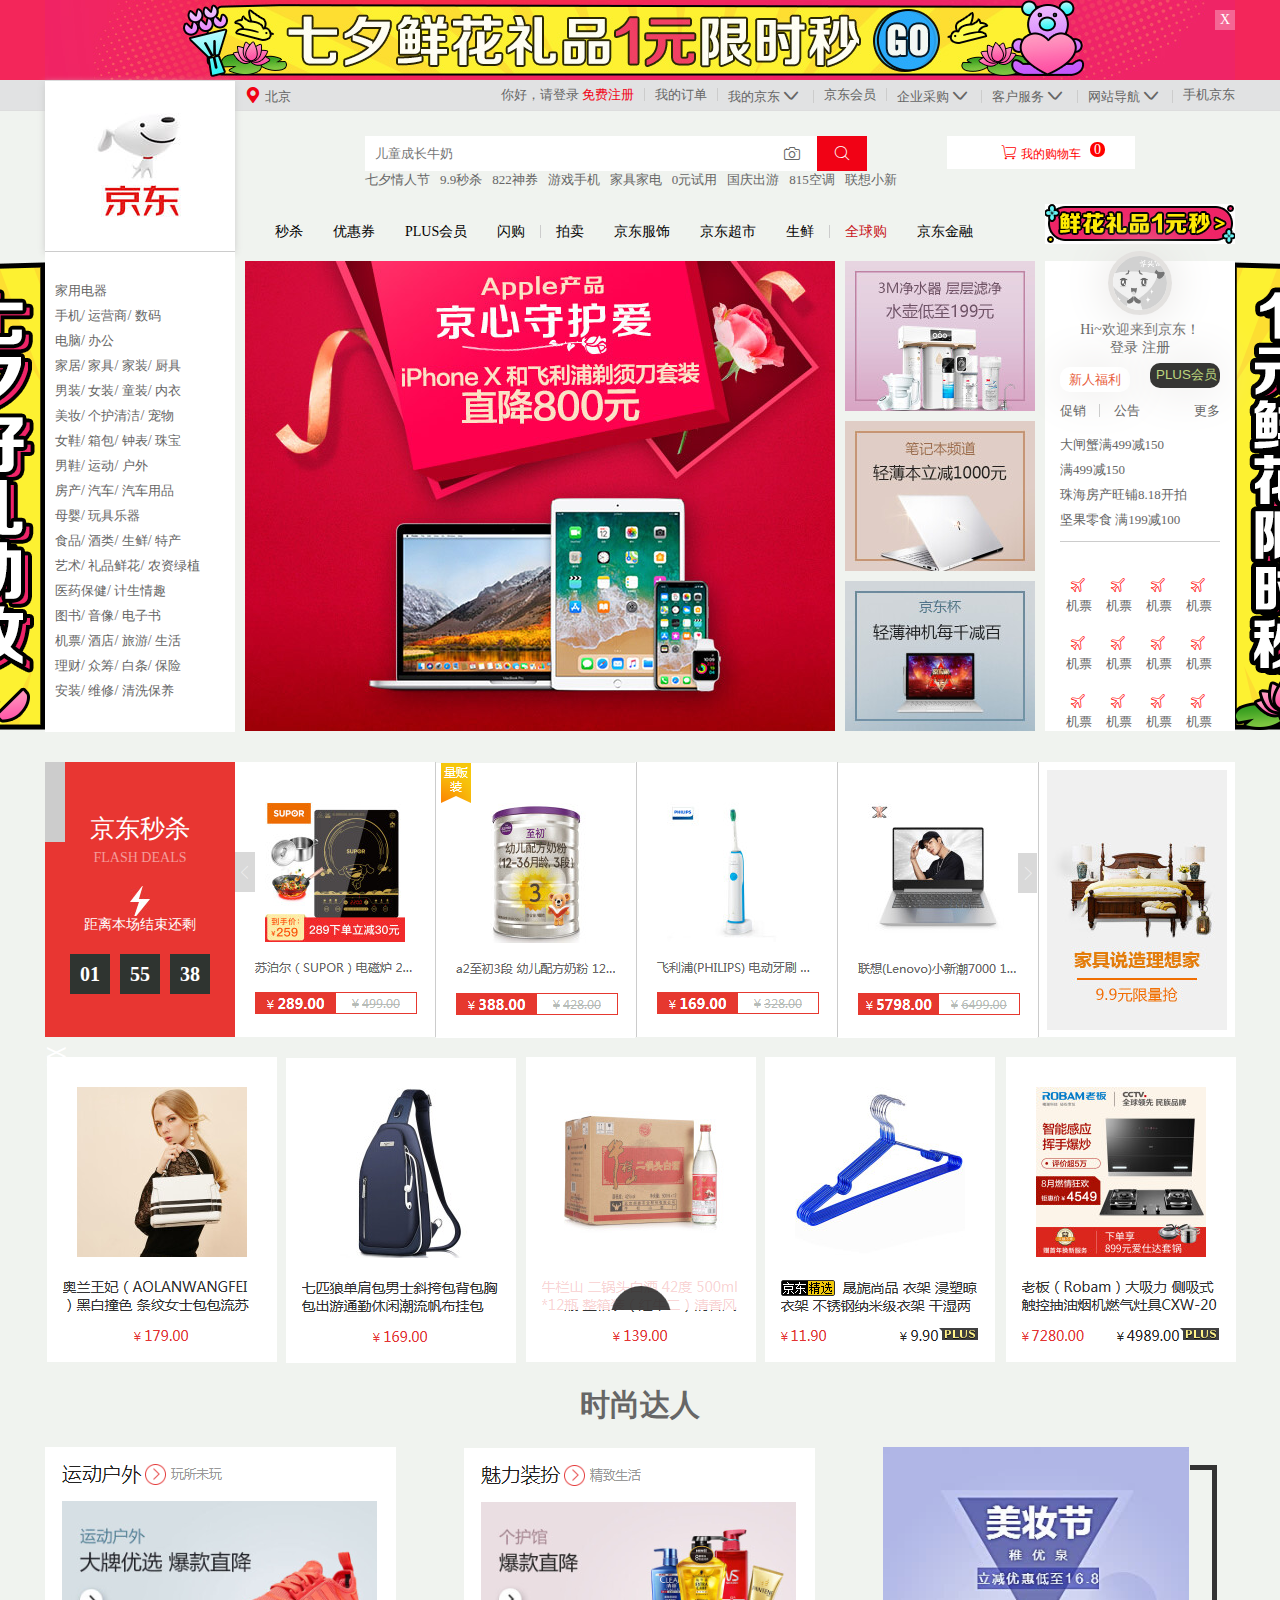
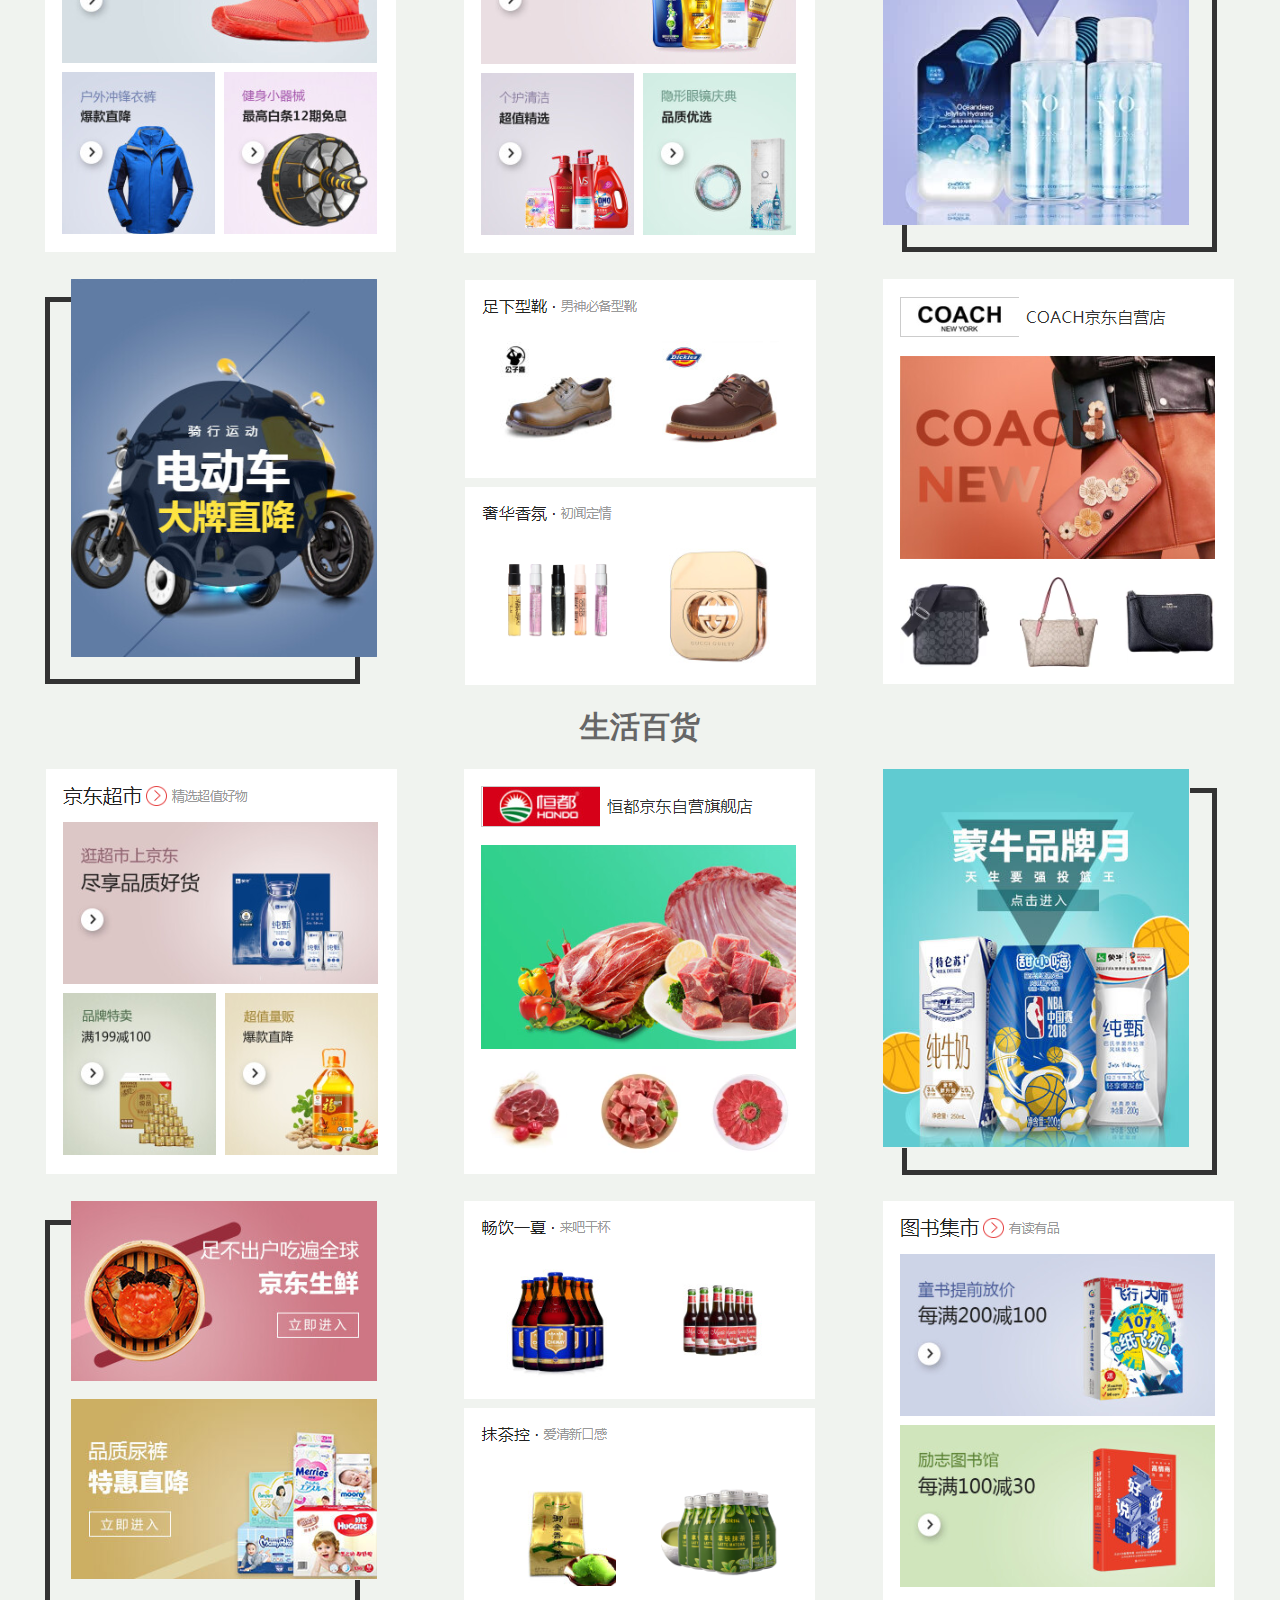
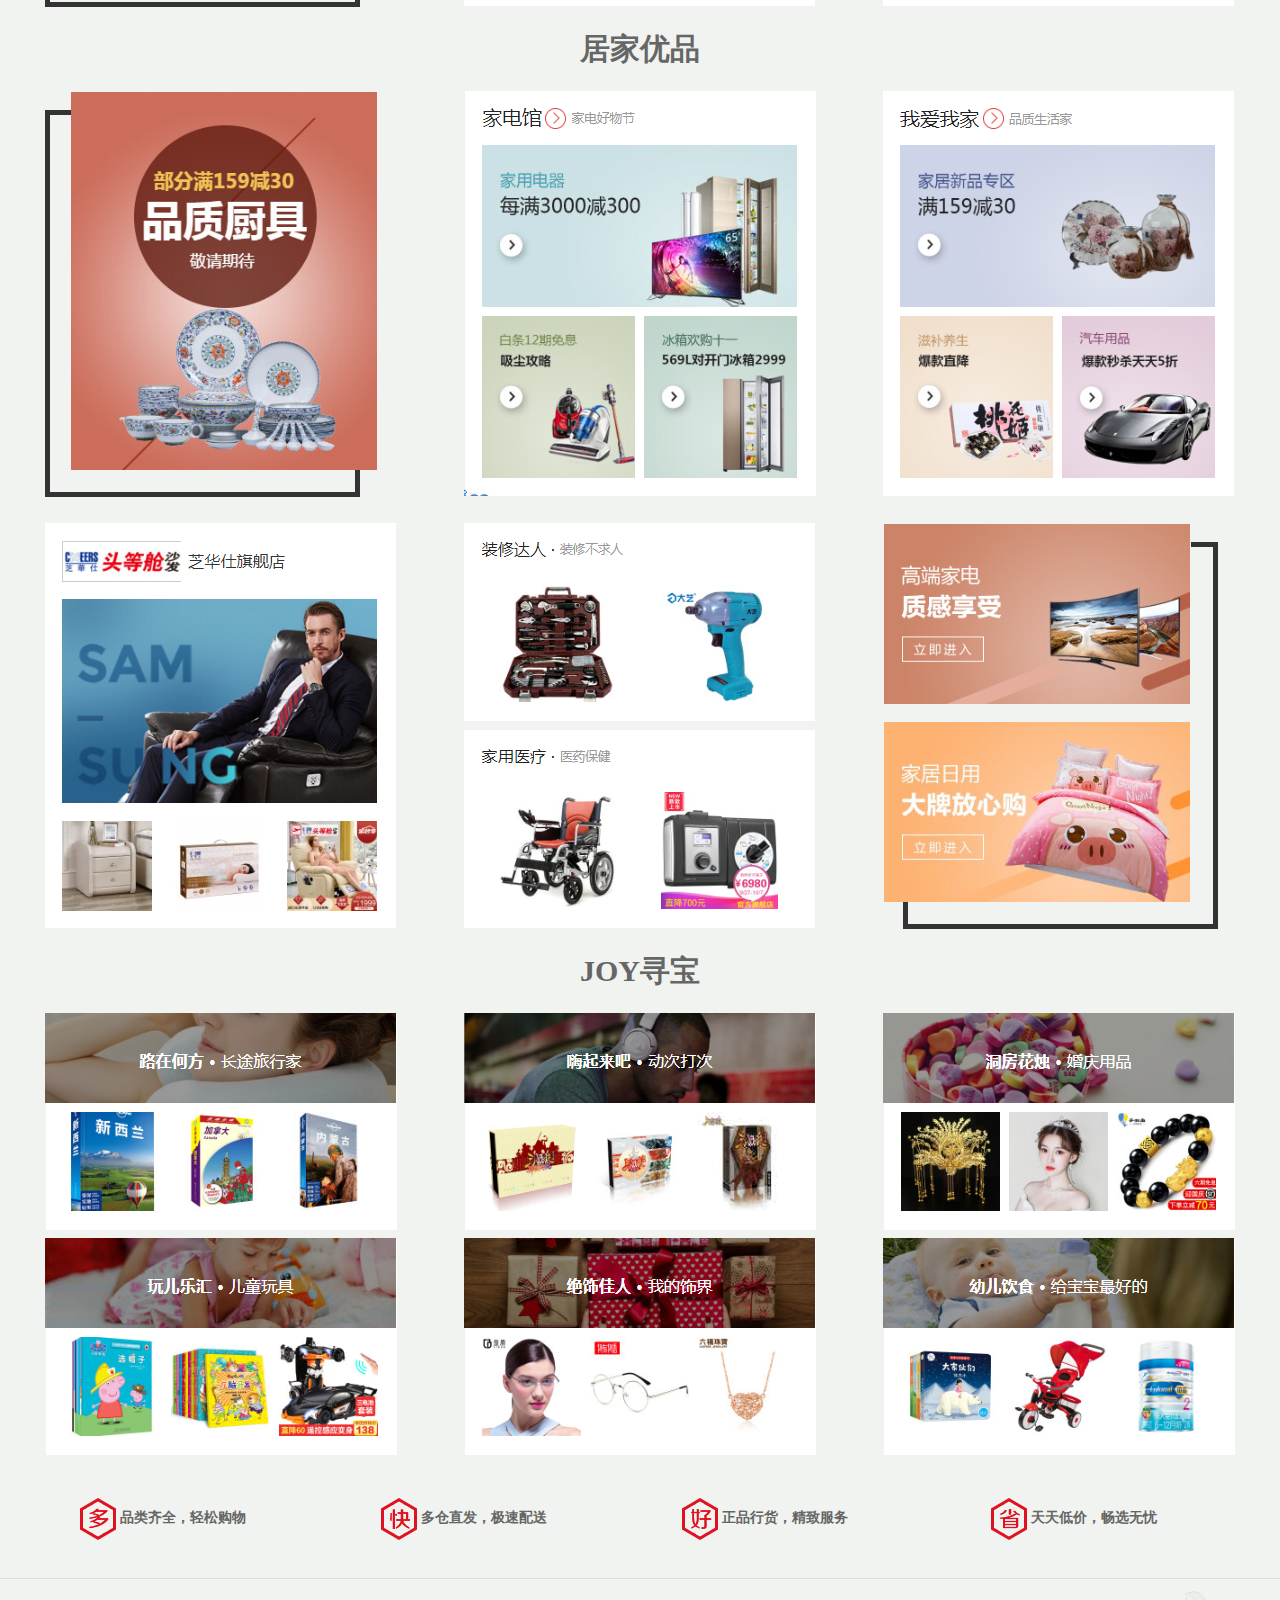
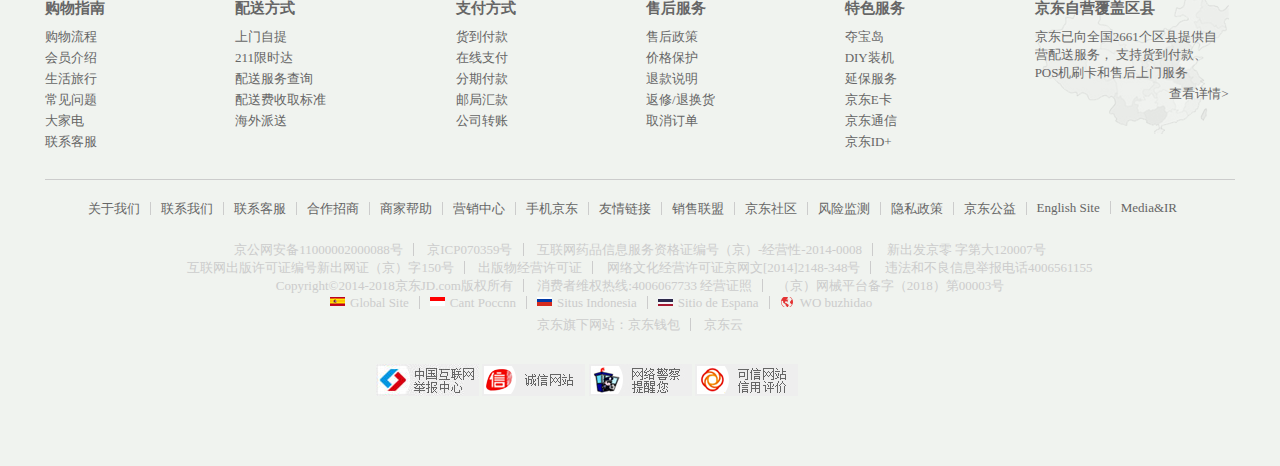
<file: index.html>
<!DOCTYPE html>
<html>

<head lang="en">
  <meta charset="UTF-8">
  <title>京东首页</title>
  <link rel="icon" href="img/favicon.ico">
  <link rel="stylesheet" type="text/css" href="iconfont/iconfont.css">
  <link rel="stylesheet" type="text/css" href="./css/base.css">
  <link rel="stylesheet" type="text/css" href="./css/index.css">
</head>

<body>
  <!--头部开始-->
  <div class="top">
    <!--头部广告-->
    <div class="top_banner" id="hidden">
      <div class="w">
        <a href="#"><img src="./img/5b7276c9Na1fe6db5.jpg"></a>
        <a href="#hidden"><span>X</span></a>
      </div>
    </div>
    <!--头部导航栏-->
    <div class="top_nav">
      <div class="w">
        <i class="iconfont icon-daohangdizhi"></i>
        <span style="font-size: 13px;color: #666">北京</span>
        <ul class="right">
          <li>你好，请登录&nbsp;<a href="#" style="color: #f10215">免费注册</a><i class="line"></i></li>
          <li><a href="#">我的订单</a><i class="line"></i></li>
          <li>
            <a href="#">我的京东</a>
            <i class="iconfont icon-jiantouxia"></i>
            <i class="line"></i>
          </li>
          <li><a href="#">京东会员</a><i class="line"></i></li>
          <li>
            <a href="#">企业采购</a>
            <i class="iconfont icon-jiantouxia"></i>
            <i class="line"></i>
          </li>
          <li>
            <a href="#">客户服务</a>
            <i class="iconfont icon-jiantouxia"></i>
            <i class="line"></i>
          </li>
          <li>
            <a href="#">网站导航</a>
            <i class="iconfont icon-jiantouxia"></i>
            <i class="line"></i>
          </li>
          <li><a href="#">手机京东</a></li>
        </ul>
      </div>
    </div>
  </div>

  <!--主体开始-->
  <div class="main clearfix">
    <!--主体头部-->
    <div class="main_header clearfix">
      <!--主体头部-->
      <div class="main_top w clearfix">
        <!--主体logo-->
        <div class="main_logo left"></div>
        <!--主体搜索框-->
        <div class="main_search left">
          <input type="text" placeholder="儿童成长牛奶" class="search1">
          <i class="iconfont icon-shumajiadian"></i>
          <i class="iconfont icon-sousuo"></i>
        </div>
        <!--主体购物车-->
        <div class="car right">
          <i class="iconfont icon-gouwuche"></i>
          <a href="#" style="font-size: 12px;color: red">我的购物车</a>
          <span>0</span>
        </div>
        <!--主体下搜索框-->
        <div class="main_search_bottom left">
          <ul>
            <li><a href="#">七夕情人节</a></li>
            <li><a href="#">9.9秒杀</a></li>
            <li><a href="#">822神券</a></li>
            <li><a href="#">游戏手机</a></li>
            <li><a href="#">家具家电</a></li>
            <li><a href="#">0元试用</a></li>
            <li><a href="#">国庆出游</a></li>
            <li><a href="#">815空调</a></li>
            <li><a href="#">联想小新</a></li>
          </ul>
        </div>
        <!--主体导航-->
        <div class="main_nav left">
          <ul>
            <li><a href="#">秒杀</a></li>
            <li><a href="#">优惠券</a></li>
            <li><a href="#">PLUS会员</a></li>
            <li><a href="#">闪购</a><i class="line line_nav"></i></li>
            <li><a href="#">拍卖</a></li>
            <li><a href="#">京东服饰</a></li>
            <li><a href="#">京东超市</a></li>
            <li><a href="#">生鲜</a><i class="line line_nav"></i></li>
            <li><a href="#" style="color:#c81623;">全球购</a></li>
            <li><a href="#">京东金融</a></li>
          </ul>
        </div>
        <!--鲜花一元秒-->
        <div class="main_flower right">
          <a href="#"><img src="img/5b714c4dNa675a5f6.jpg"></a>
        </div>
      </div>
      <!--主体背景图片-->
      <div class="main_bg"></div>
      <!--主体内容-->
      <div class="w clearfix">
        <!--主题列表-->
        <div class="main_list left">
          <ul>
            <li><a href="#">家用电器</a></li>
            <li>
              <a href="#">手机</a><span>/</span>
              <a href="#">运营商</a><span>/</span>
              <a href="#">数码</a>
            </li>
            <li>
              <a href="#">电脑</a><span>/</span>
              <a href="#">办公</a>
            </li>
            <li>
              <a href="#">家居</a><span>/</span>
              <a href="#">家具</a><span>/</span>
              <a href="#">家装</a><span>/</span>
              <a href="#">厨具</a>
            </li>
            <li>
              <a href="#">男装</a><span>/</span>
              <a href="#">女装</a><span>/</span>
              <a href="#">童装</a><span>/</span>
              <a href="#">内衣</a>
            </li>
            <li>
              <a href="#">美妆</a><span>/</span>
              <a href="#">个护清洁</a><span>/</span>
              <a href="#">宠物</a>
            </li>
            <li>
              <a href="#">女鞋</a><span>/</span>
              <a href="#">箱包</a><span>/</span>
              <a href="#">钟表</a><span>/</span>
              <a href="#">珠宝</a>
            </li>
            <li>
              <a href="#">男鞋</a><span>/</span>
              <a href="#">运动</a><span>/</span>
              <a href="#">户外</a>
            </li>
            <li>
              <a href="#">房产</a><span>/</span>
              <a href="#">汽车</a><span>/</span>
              <a href="#">汽车用品</a>
            </li>
            <li>
              <a href="#">母婴</a><span>/</span>
              <a href="#">玩具乐器</a>
            </li>
            <li>
              <a href="#">食品</a><span>/</span>
              <a href="#">酒类</a><span>/</span>
              <a href="#">生鲜</a><span>/</span>
              <a href="#">特产</a>
            </li>
            <li>
              <a href="#">艺术</a><span>/</span>
              <a href="#">礼品鲜花</a><span>/</span>
              <a href="#">农资绿植</a>
            </li>
            <li>
              <a href="#">医药保健</a><span>/</span>
              <a href="#">计生情趣</a>
            </li>
            <li>
              <a href="#">图书</a><span>/</span>
              <a href="#">音像</a><span>/</span>
              <a href="#">电子书</a>
            </li>
            <li>
              <a href="#">机票</a><span>/</span>
              <a href="#">酒店</a><span>/</span>
              <a href="#">旅游</a><span>/</span>
              <a href="#">生活</a>
            </li>
            <li>
              <a href="#">理财</a><span>/</span>
              <a href="#">众筹</a><span>/</span>
              <a href="#">白条</a><span>/</span>
              <a href="#">保险</a>
            </li>
            <li>
              <a href="#">安装</a><span>/</span>
              <a href="#">维修</a><span>/</span>
              <a href="#">清洗保养</a>
            </li>
          </ul>
        </div>
        <!-- 隐藏导航栏 -->
        <div class="none">
          <ul>
            <li>
              <div class="none_all none_one">
                <a href="#">清洁用品 ></a>
                <span class="line"></span>
                <a href="#">美妆馆 ></a>
                <span class="line"></span>
                <a href="#">妆比社 ></a>
                <span class="line"></span>
                <a href="#">全球购美妆 ></a>
                <span class="line"></span>
                <a href="#">宠物馆 ></a>
              </div>
            </li>
            <li>
              <div class="none_all none_tow">
                <a href="#" style="font-weight: 700;">面部护肤...</a>
                <span class="line"></span>
                <a href="#">礼盒</a>
                <span class="line"></span>
                <a href="#">防晒</a>
                <span class="line"></span>
                <a href="#">面膜</a>
                <span class="line"></span>
                <a href="#">洁面</a>
                <span class="line"></span>
                <a href="#">爽肤水<a>
                    <span class="line"></span>
                    <a href="#">精华</a>
                    <span class="line"></span>
                    <a href="#">眼霜</a>
                    <span class="line"></span>
                    <a href="#">乳液</a>
                    <span class="line"></span>
                    <a href="#">卸妆</a>
                    <span class="line"></span>
                    <a href="#">T区护理</a>
                    <span class="line"></span>
                    <a href="#">润唇膏</a>
              </div>
            </li>
            <li>
              <div class="none_all none_three">
                <a href="#" style="font-weight: 700;">香水彩妆...</a>
                <span class="line"></span>
                <a href="#">隔离</a>
                <span class="line"></span>
                <a href="#">遮瑕</a>
                <span class="line"></span>
                <a href="#">气垫BB</a>
                <span class="line"></span>
                <a href="#">粉底</a>
                <span class="line"></span>
                <a href="#">腮红<a>
                    <span class="line"></span>
                    <a href="#">口红/唇彩</a>
                    <span class="line"></span>
                    <a href="#">睫毛膏</a>
                    <span class="line"></span>
                    <a href="#">眼影</a>
                    <span class="line"></span>
                    <a href="#">眼线</a>
                    <span class="line"></span>
                    <a href="#">眉笔/眉粉</a>
                    <span class="line"></span>
                    <a href="#">散粉</a>
                    <span class="line"></span>
                    <a href="#">美甲</a>
                    <span class="line"></span>
                    <a href="#">女士香水</a>
                    <span class="line"></span>
                    <a href="#">男士香水</a>
                    <span class="line"></span>
                    <a href="#">彩妆工具</a>
                    <span class="line"></span>
                    <a href="#">男士彩妆</a>
                    <span class="line"></span>
                    <a href="#">彩妆套装</a>
              </div>
            </li>
            <li>
              <div class="none_all none_four">
                <a href="#" style="font-weight: 700;">男士护肤...</a>
                <span class="line"></span>
                <a href="#">控油</a>
                <span class="line"></span>
                <a href="#">洁面</a>
                <span class="line"></span>
                <a href="#">乳液/面霜</a>
                <span class="line"></span>
                <a href="#">面膜</a>
                <span class="line"></span>
                <a href="#">爽肤水<a>
                    <span class="line"></span>
                    <a href="#">剃须</a>
                    <span class="line"></span>
                    <a href="#">精华</a>
                    <span class="line"></span>
                    <a href="#">防晒</a>
                    <span class="line"></span>
                    <a href="#">套装/礼盒</a>
              </div>
            </li>
            <li>
              <div class="none_all none_five">
                <a href="#" style="font-weight: 700;">洗发护发...</a>
                <span class="line"></span>
                <a href="#">洗发水</a>
                <span class="line"></span>
                <a href="#">护发素</a>
                <span class="line"></span>
                <a href="#">发膜/精油</a>
                <span class="line"></span>
                <a href="#">造型</a>
                <span class="line"></span>
                <a href="#">染发<a>
                    <span class="line"></span>
                    <a href="#">烫发</a>
                    <span class="line"></span>
                    <a href="#">假发</a>
                    <span class="line"></span>
                    <a href="#">美发工具</a>
                    <span class="line"></span>
                    <a href="#">洗护套装</a>
              </div>
            </li>
            <li>
              <div class="none_all none_six">
                <a href="#" style="font-weight: 700;">口腔护理...</a>
                <span class="line"></span>
                <a href="#">牙膏</a>
                <span class="line"></span>
                <a href="#">牙贴</a>
                <span class="line"></span>
                <a href="#">牙刷</a>
                <span class="line"></span>
                <a href="#">牙线</a>
                <span class="line"></span>
                <a href="#">漱口水<a>
                    <span class="line"></span>
                    <a href="#">口喷</a>
                    <span class="line"></span>
                    <a href="#">假牙清洁</a>
                    <span class="line"></span>
                    <a href="#">套装</a>
              </div>
            </li>
            <li>
              <div class="none_all none_seven">
                <a href="#" style="font-weight: 700;">身体护理...</a>
                <span class="line"></span>
                <a href="#">沐浴露</a>
                <span class="line"></span>
                <a href="#">香皂</a>
                <span class="line"></span>
                <a href="#">洗手液</a>
                <span class="line"></span>
                <a href="#">护手霜</a>
                <span class="line"></span>
                <a href="#">浴盐<a>
                    <span class="line"></span>
                    <a href="#">润肤</a>
                    <span class="line"></span>
                    <a href="#">精油</a>
                    <span class="line"></span>
                    <a href="#">美颈</a>
                    <span class="line"></span>
                    <a href="#">美胸</a>
                    <span class="line"></span>
                    <a href="#">纤体塑形</a>
                    <span class="line"></span>
                    <a href="#">手膜/足膜</a>
                    <span class="line"></span>
                    <a href="#">男士洗液<a>
                        <span class="line"></span>
                        <a href="#">花露水</a>
                        <span class="line"></span>
                        <a href="#">走珠/止汗露</a>
                        <span class="line"></span>
                        <a href="#">脱毛刀/膏</a>
                        <span class="line"></span>
                        <a href="#">套装<a>
              </div>
            </li>
            <li>
              <div class="none_all none_eight">
                <a href="#" style="font-weight: 700;">女性护理...</a>
                <span class="line"></span>
                <a href="#">卫生巾</a>
                <span class="line"></span>
                <a href="#">卫生棉条</a>
                <span class="line"></span>
                <a href="#">卫生护垫</a>
                <span class="line"></span>
                <a href="#">私处护理</a>
              </div>
            </li>
            <li>
              <div class="none_all none_nine">
                <a href="#" style="font-weight: 700;">纸品清洗...</a>
                <span class="line"></span>
                <a href="#">抽纸</a>
                <span class="line"></span>
                <a href="#">卷纸</a>
                <span class="line"></span>
                <a href="#">湿巾</a>
                <span class="line"></span>
                <a href="#">厨房用纸</a>
                <span class="line"></span>
                <a href="#">湿厕纸</a>
                <span class="line"></span>
                <a href="#">洗衣凝珠</a>
                <span class="line"></span>
                <a href="#">洗衣液</a>
                <span class="line"></span>
                <a href="#">洗衣粉/皂</a>
              </div>
            </li>
            <li>
              <div class="none_all none_ten">
                <a href="#" style="font-weight: 700;">家庭清洗...</a>
                <span class="line"></span>
                <a href="#">洗洁精</a>
                <span class="line"></span>
                <a href="#">油污净</a>
                <span class="line"></span>
                <a href="#">洁厕剂</a>
                <span class="line"></span>
                <a href="#">消毒液</a>
                <span class="line"></span>
                <a href="#">地板清洁剂</a>
                <span class="line"></span>
                <a href="#">垃圾袋</a>
                <span class="line"></span>
                <a href="#">垃圾桶</a>
                <span class="line"></span>
                <a href="#">拖把/扫把</a>
              </div>
            </li>
            <li>
              <div class="none_all none_eleven">
                <a href="#" style="font-weight: 700;">宠物生活...</a>
                <span class="line"></span>
                <a href="#">水族世界</a>
                <span class="line"></span>
                <a href="#">猫粮</a>
                <span class="line"></span>
                <a href="#">狗粮</a>
                <span class="line"></span>
                <a href="#">狗罐头</a>
                <span class="line"></span>
                <a href="#">猫罐头</a>
                <span class="line"></span>
                <a href="#">狗零食</a>
                <span class="line"></span>
                <a href="#">猫零食</a>
                <span class="line"></span>
                <a href="#">医疗保健</a>
                <span class="line"></span>
                <a href="#">宠物玩具</a>
                <span class="line"></span>
                <a href="#">宠物服饰</a>
                <span class="line"></span>
                <a href="#">猫狗窝</a>
                <span class="line"></span>
                <a href="#">洗护美容</a>
                <span class="line"></span>
                <a href="#">猫砂/猫砂盆</a>
                <span class="line"></span>
                <a href="#">狗厕所/尿垫</a>
                <span class="line"></span>
                <a href="#">宠物牵引</a>
                <span class="line"></span>
                <a href="#">食水玩具</a>
                <span class="line"></span>
                <a href="#">小宠用品</a>
                <span class="line"></span>
                <a href="#">鱼缸/水族馆</a>
                <span class="line"></span>
                <a href="#">鱼粮/饲料</a>
                <span class="line"></span>
                <a href="#">水族活体</a>
              </div>
            </li>
          </ul>
        </div>
        <!--主体广告-->
        <div class="main_r">
          <div class="main_banner left">
            <a href="#"><img src="img/5b718859Nd7283417.jpg"></a>
          </div>
          <!--主体图片列表-->
          <div class="main_plist left">
            <ul>
              <li><a href="#"><img src="img/5b0fcc7fN1a4b02a9.jpg"></a></li>
              <li><a href="#"><img src="img/5b6cff6aN5f567704.jpg"></a></li>
              <li><a href="#"><img src="img/5b488510Nc6756d42.jpg"></a></li>
            </ul>
          </div>
          <!--右侧部分-->
          <div class="main_right right">
            <!--上面头像注册部分-->
            <div class="right_login">
              <!--头像logo-->
              <div class="login_top">
                <img src="img/no_login.jpg">
              </div>
              <!--欢迎来到京东-->
              <div class="welcome">
                <p>Hi~欢迎来到京东！</p>
                <p>
                  <a href="#">登录</a>
                  <a href="#">注册</a>
                </p>
              </div>
              <!--下方按钮-->
              <div class="right_button clearfix">
                <div class="btn_l left">
                  <input type="button" name="" value="新人福利">
                </div>
                <div class="btn_r btn_l right">
                  <input type="button" name="" value="PLUS会员">
                </div>
              </div>
              <!--标题-->
              <div class="p_title clearfix">
                <p class="left">
                  <span>促销</span>
                  <i class="line"></i>
                  <span>公告</span>
                </p>
                <a href="#" class="right" style="font-size: 13px">更多</a>
              </div>
              <!--列表-->
              <div class="right_list">
                <ul>
                  <li><a href="#">大闸蟹满499减150</a></li>
                  <li><a href="#">满499减150</a></li>
                  <li><a href="#">珠海房产旺铺8.18开拍</a></li>
                  <li><a href="#">坚果零食 满199减100</a></li>
                </ul>
              </div>
              <!--图片链接-->
              <div class="right_link">
                <ul>
                  <li>
                    <a href="#"><i class="iconfont icon-feiji"></i><span>机票</span></a>
                  </li>
                  <li>
                    <a href="#"><i class="iconfont icon-feiji"></i><span>机票</span></a>
                  </li>
                  <li>
                    <a href="#"><i class="iconfont icon-feiji"></i><span>机票</span></a>
                  </li>
                  <li>
                    <a href="#"><i class="iconfont icon-feiji"></i><span>机票</span></a>
                  </li>
                  <li>
                    <a href="#"><i class="iconfont icon-feiji"></i><span>机票</span></a>
                  </li>
                  <li>
                    <a href="#"><i class="iconfont icon-feiji"></i><span>机票</span></a>
                  </li>
                  <li>
                    <a href="#"><i class="iconfont icon-feiji"></i><span>机票</span></a>
                  </li>
                  <li>
                    <a href="#"><i class="iconfont icon-feiji"></i><span>机票</span></a>
                  </li>
                  <li>
                    <a href="#"><i class="iconfont icon-feiji"></i><span>机票</span></a>
                  </li>
                  <li>
                    <a href="#"><i class="iconfont icon-feiji"></i><span>机票</span></a>
                  </li>
                  <li>
                    <a href="#"><i class="iconfont icon-feiji"></i><span>机票</span></a>
                  </li>
                  <li>
                    <a href="#"><i class="iconfont icon-feiji"></i><span>机票</span></a>
                  </li>
                </ul>
              </div>
            </div>
          </div>
        </div>
      </div>
    </div>
    <!--主体内容-->
    <div class="w">
      <!--京东秒杀-->
      <div class="deals">
        <!--秒杀-->
        <div class="flash left">
          <span>京东秒杀</span>
          <span style="color: #f49b99">FLASH DEALS</span>
          <i class="shandian"></i>
          <span style="margin-top: 50px;color: white">距离本场结束还剩</span>
          <div class="seals_box" style="margin-left: 25px;">
            <span style="font-size: 20px;font-weight: 700">01</span>
          </div>
          <div class="seals_box">
            <span style="font-size: 20px;font-weight: 700">55</span>
          </div>
          <div class="seals_box">
            <span style="font-size: 20px;font-weight: 700">38</span>
          </div>
        </div>
        <!--秒杀二-->
        <div class="deals_one left">
          <img src="img/suboer.png" style="position:relative;">
        </div>
        <!--秒杀三-->
        <div class="deals_one left">
          <img src="img/naifen.png">
        </div>
        <!--秒杀四-->
        <div class="deals_one left">
          <img src="img/yashua.png">
        </div>
        <!--秒杀五-->
        <div class="deals_one left">
          <img src="img/lenovo.png" style="position:relative;">
        </div>
        <!--秒杀六-->
        <div class="deals_five right">
          <img src="img/5b727539Nd8435b2a.jpg">
        </div>
        <div class="arr">
          <a href="javascript:" class="toLeft">&lt;</a>
          <a href="javascript:" class="toRight">&gt;</a>
        </div>
      </div>
      <!--主体广告图片-->
      <div class="banner  ">
        <div class="banner_box left">
          <a href="#"><img src="img/aodai.png"></a>
        </div>
        <div class="banner_box left">
          <a href="#"><img src="img/bag.png"></a>
        </div>
        <div class="banner_box left">
          <a href="#"><img src="img/niu.png"></a>
        </div>
        <div class="banner_box left">
          <a href="#"><img src="img/yijia.png"></a>
        </div>
        <div class="banner_box right">
          <a href="#"><img src="img/chou.png"></a>
        </div>
      </div>
      <!-- 电梯导航 -->
      <div class="dt_nav">
        <!-- 时尚达人 -->
        <div class="dt fashion clearfix">
          <h1>时尚达人</h1>
          <ul>
            <li class="left">
              <img src="./img/ss01.png">
            </li>
            <li class="left">
              <img src="./img/ss02.png">
            </li>
            <li class="left">
              <img src="./img/ss03.png">
            </li>
            <li class="left">
              <img src="./img/ss04.png">
            </li>
            <li class="left">
              <img src="./img/ss05.png">
            </li>
            <li class="left">
              <img src="./img/ss06.png">
            </li>
          </ul>
        </div>
        <!-- 生活百货 -->
        <div class="dt live clearfix">
          <h1>生活百货</h1>
          <ul>
            <li class="left">
              <img src="./img/sh01.png">
            </li>
            <li class="left">
              <img src="./img/sh02.png">
            </li>
            <li class="left">
              <img src="./img/sh03.png">
            </li>
            <li class="left">
              <img src="./img/sh04.png">
            </li>
            <li class="left">
              <img src="./img/sh05.png">
            </li>
            <li class="left">
              <img src="./img/sh06.png">
            </li>
          </ul>
        </div>
        <!-- 居家优品 -->
        <div class="dt home clearfix">
          <h1>居家优品</h1>
          <ul>
            <li class="left">
              <img src="./img/jj01.png">
            </li>
            <li class="left">
              <img src="./img/jj02.png">
            </li>
            <li class="left">
              <img src="./img/jj03.png">
            </li>
            <li class="left">
              <img src="./img/jj04.png">
            </li>
            <li class="left">
              <img src="./img/jj05.png">
            </li>
            <li class="left">
              <img src="./img/jj06.png">
            </li>
          </ul>
        </div>
        <!-- JOY寻宝 -->
        <div class="dt treasure clearfix">
          <h1>JOY寻宝</h1>
          <ul>
            <li class="left">
              <img src="./img/xb01.png">
            </li>
            <li class="left">
              <img src="./img/xb02.png">
            </li>
            <li class="left">
              <img src="./img/xb03.png">
            </li>
          </ul>
        </div>
      </div>
      <!--多快好省-->
      <div class="save">
        <!--多-->
        <div class="more left">
          <i class="m"></i>
          <span>品类齐全，轻松购物</span>
        </div>
        <!--快-->
        <div class="more left">
          <i class="k"></i>
          <span>多仓直发，极速配送</span>
        </div>
        <!--好-->
        <div class="more left">
          <i class="h"></i>
          <span>正品行货，精致服务</span>
        </div>
        <!--省-->
        <div class="more right">
          <i class="s"></i>
          <span>天天低价，畅选无忧</span>
        </div>
      </div>
    </div>
  </div>

  <!--底部开始-->
  <div class="footer">
    <div class="w">
      <!--上边列表-->
      <div class="footer_top">
        <dl>
          <dt><a href="#">购物指南</a></dt>
          <dd><a href="#">购物流程</a></dd>
          <dd><a href="#">会员介绍</a></dd>
          <dd><a href="#">生活旅行</a></dd>
          <dd><a href="#">常见问题</a></dd>
          <dd><a href="#">大家电</a></dd>
          <dd><a href="#">联系客服</a></dd>
        </dl>
        <dl>
          <dt>配送方式</dt>
          <dd><a href="#">上门自提</a></dd>
          <dd><a href="#">211限时达</a></dd>
          <dd><a href="#">配送服务查询</a></dd>
          <dd><a href="#">配送费收取标准</a></dd>
          <dd><a href="#">海外派送</a></dd>
        </dl>
        <dl>
          <dt>支付方式</dt>
          <dd><a href="#">货到付款</a></dd>
          <dd><a href="#">在线支付</a></dd>
          <dd><a href="#">分期付款</a></dd>
          <dd><a href="#">邮局汇款</a></dd>
          <dd><a href="#">公司转账</a></dd>
        </dl>
        <dl>
          <dt>售后服务</dt>
          <dd><a href="#">售后政策</a></dd>
          <dd><a href="#">价格保护</a></dd>
          <dd><a href="#">退款说明</a></dd>
          <dd><a href="#">返修</a>/<a href="#">退换货</a> </dd>
          <dd><a href="#">取消订单</a></dd>
        </dl>
        <dl>
          <dt><a href="#">特色服务</a></dt>
          <dd><a href="#">夺宝岛</a></dd>
          <dd><a href="#">DIY装机</a></dd>
          <dd><a href="#">延保服务</a></dd>
          <dd><a href="#">京东E卡</a></dd>
          <dd><a href="#">京东通信</a></dd>
          <dd><a href="#">京东ID+</a></dd>
        </dl>
        <dl class="right">
          <dt><a href="#">京东自营覆盖区县</a></dt>
          <dd>京东已向全国2661个区县提供自营配送服务，
            支持货到付款、POS机刷卡和售后上门服务</dd>
          <dd class="right"><a href="#">查看详情></a></dd>
        </dl>
      </div>
      <!--下面内容-->
      <div class="footer_bottom">
        <div class="bot_top">
          <ul>
            <li><a href="#">关于我们</a><span class="line"></span></li>
            <li><a href="#">联系我们</a><span class="line"></span></li>
            <li><a href="#">联系客服</a><span class="line"></span></li>
            <li><a href="#">合作招商</a><span class="line"></span></li>
            <li><a href="#">商家帮助</a><span class="line"></span></li>
            <li><a href="#">营销中心</a><span class="line"></span></li>
            <li><a href="#">手机京东</a><span class="line"></span></li>
            <li><a href="#">友情链接</a><span class="line"></span></li>
            <li><a href="#">销售联盟</a><span class="line"></span></li>
            <li><a href="#">京东社区</a><span class="line"></span></li>
            <li><a href="#">风险监测</a><span class="line"></span></li>
            <li><a href="#">隐私政策</a><span class="line"></span></li>
            <li><a href="#">京东公益</a><span class="line"></span></li>
            <li><a href="#">English Site</a><span class="line"></span></li>
            <li><a href="#">Media&IR</a></li>
          </ul>
        </div>
        <p>
          <a href="#">京公网安备11000002000088号</a><span class="line"></span>
          <a href="#">京ICP070359号<span class="line"></span></a>
          <a href="#">互联网药品信息服务资格证编号（京）-经营性-2014-0008<span class="line"></span></a>
          <a href="#">新出发京零 字第大120007号</a>
        </p>
        <p>
          <a href="#">互联网出版许可证编号新出网证（京）字150号<span class="line"></span></a>
          <a href="#">出版物经营许可证<span class="line"></span></a>
          <a href="#">网络文化经营许可证京网文[2014]2148-348号<span class="line"></span></a>
          <a href="#">违法和不良信息举报电话4006561155</a>
        </p>
        <p>
          <a href="#">Copyright&copy;2014-2018京东JD.com版权所有<span class="line"></span></a>
          <a href="#">消费者维权热线:4006067733 经营证照<span class="line"></span></a>
          <a href="#">（京）网械平台备字（2018）第00003号</a>
        </p>
        <div class="bot_bot">
          <ul>
            <li><i class="G"></i><a href="#">Global Site</a><span class="line"></span></li>
            <li><i class="C"></i><a href="#">Cant Poccnn</a><span class="line"></span></li>
            <li><i class="S"></i><a href="#">Situs Indonesia</a><span class="line"></span></li>
            <li><i class="SS"></i><a href="#">Sitio de Espana</a><span class="line"></span></li>
            <li><i class="W"></i><a href="#">WO buzhidao</a></li>
          </ul>
        </div>
        <p>
          <a href="#">京东旗下网站：京东钱包</a><span class="line"></span>
          <a href="#">京东云</a>
        </p>
        <div class="footer_box">
          <i class="jubao"></i>
          <i class="chengxin"></i>
          <i class="police"></i>
          <i class="pingjia"></i>
          <i class="beian"></i>
        </div>
      </div>
    </div>
  </div>

  <script src="./js/vender/jquery-1.12.4.js"></script>
  <script src="./js/index.js"></script>
</body>

</html>
</file>
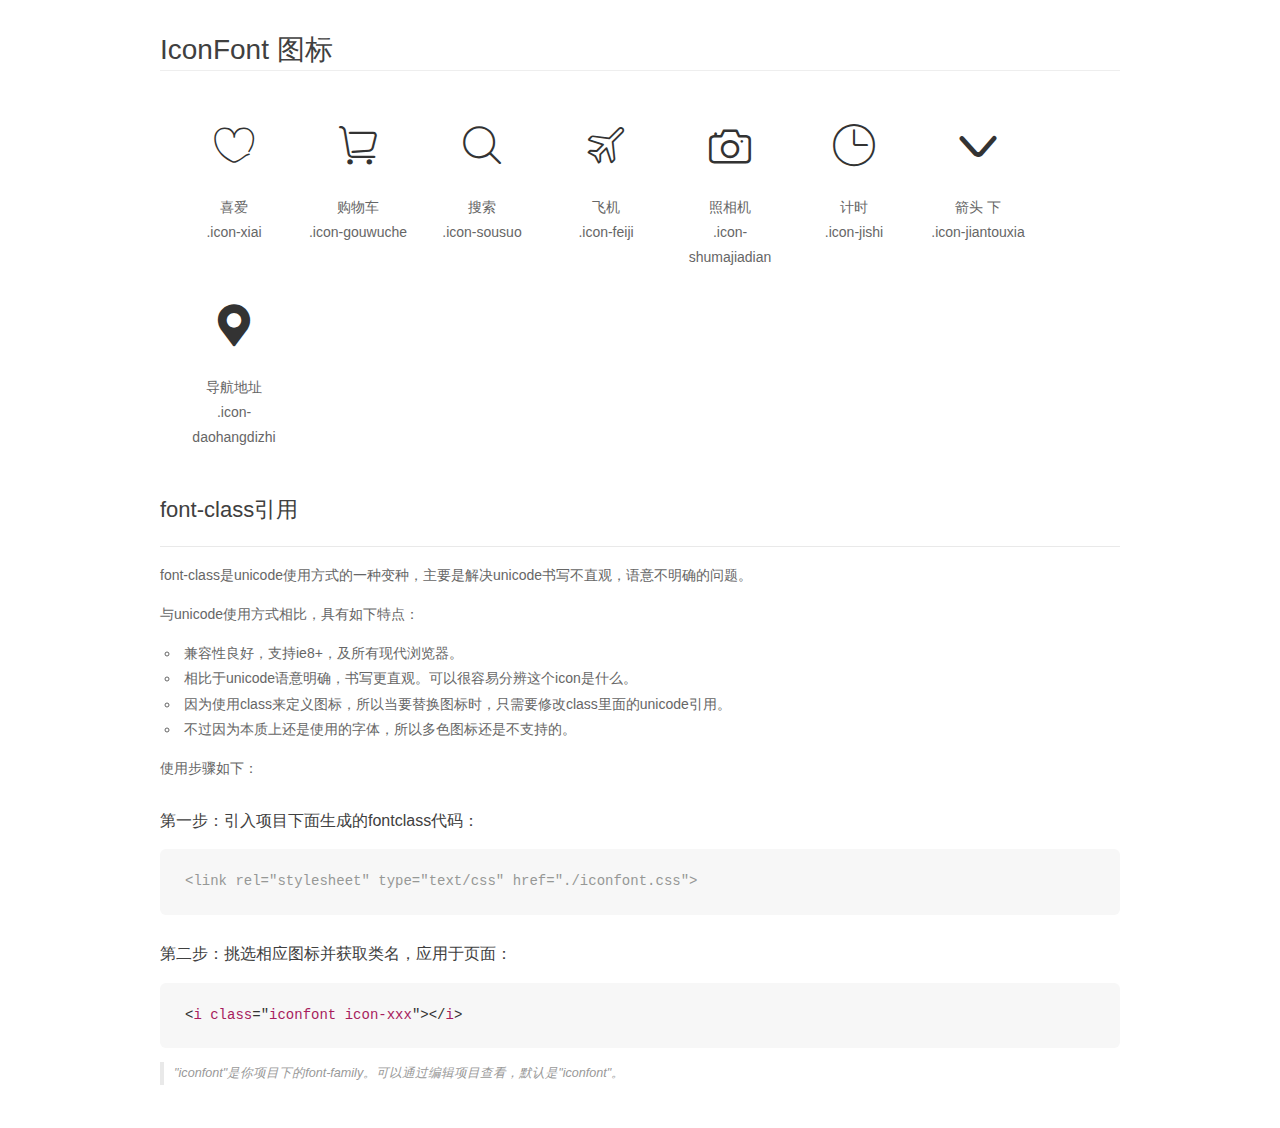
<file: iconfont/demo_fontclass.html>
<!DOCTYPE html>
<html>
<head>
    <meta charset="utf-8"/>
    <title>IconFont</title>
    <link rel="stylesheet" href="demo.css">
    <link rel="stylesheet" href="iconfont.css">
</head>
<body>
    <div class="main markdown">
        <h1>IconFont 图标</h1>
        <ul class="icon_lists clear">
            
                <li>
                <i class="icon iconfont icon-xiai"></i>
                    <div class="name">喜爱</div>
                    <div class="fontclass">.icon-xiai</div>
                </li>
            
                <li>
                <i class="icon iconfont icon-gouwuche"></i>
                    <div class="name">购物车</div>
                    <div class="fontclass">.icon-gouwuche</div>
                </li>
            
                <li>
                <i class="icon iconfont icon-sousuo"></i>
                    <div class="name">搜索</div>
                    <div class="fontclass">.icon-sousuo</div>
                </li>
            
                <li>
                <i class="icon iconfont icon-feiji"></i>
                    <div class="name">飞机</div>
                    <div class="fontclass">.icon-feiji</div>
                </li>
            
                <li>
                <i class="icon iconfont icon-shumajiadian"></i>
                    <div class="name">照相机</div>
                    <div class="fontclass">.icon-shumajiadian</div>
                </li>
            
                <li>
                <i class="icon iconfont icon-jishi"></i>
                    <div class="name">计时</div>
                    <div class="fontclass">.icon-jishi</div>
                </li>
            
                <li>
                <i class="icon iconfont icon-jiantouxia"></i>
                    <div class="name">箭头 下</div>
                    <div class="fontclass">.icon-jiantouxia</div>
                </li>
            
                <li>
                <i class="icon iconfont icon-daohangdizhi"></i>
                    <div class="name">导航地址</div>
                    <div class="fontclass">.icon-daohangdizhi</div>
                </li>
            
        </ul>

        <h2 id="font-class-">font-class引用</h2>
        <hr>

        <p>font-class是unicode使用方式的一种变种，主要是解决unicode书写不直观，语意不明确的问题。</p>
        <p>与unicode使用方式相比，具有如下特点：</p>
        <ul>
        <li>兼容性良好，支持ie8+，及所有现代浏览器。</li>
        <li>相比于unicode语意明确，书写更直观。可以很容易分辨这个icon是什么。</li>
        <li>因为使用class来定义图标，所以当要替换图标时，只需要修改class里面的unicode引用。</li>
        <li>不过因为本质上还是使用的字体，所以多色图标还是不支持的。</li>
        </ul>
        <p>使用步骤如下：</p>
        <h3 id="-fontclass-">第一步：引入项目下面生成的fontclass代码：</h3>


        <pre><code class="lang-js hljs javascript"><span class="hljs-comment">&lt;link rel="stylesheet" type="text/css" href="./iconfont.css"&gt;</span></code></pre>
        <h3 id="-">第二步：挑选相应图标并获取类名，应用于页面：</h3>
        <pre><code class="lang-css hljs">&lt;<span class="hljs-selector-tag">i</span> <span class="hljs-selector-tag">class</span>="<span class="hljs-selector-tag">iconfont</span> <span class="hljs-selector-tag">icon-xxx</span>"&gt;&lt;/<span class="hljs-selector-tag">i</span>&gt;</code></pre>
        <blockquote>
        <p>"iconfont"是你项目下的font-family。可以通过编辑项目查看，默认是"iconfont"。</p>
        </blockquote>
    </div>
</body>
</html>
</file>
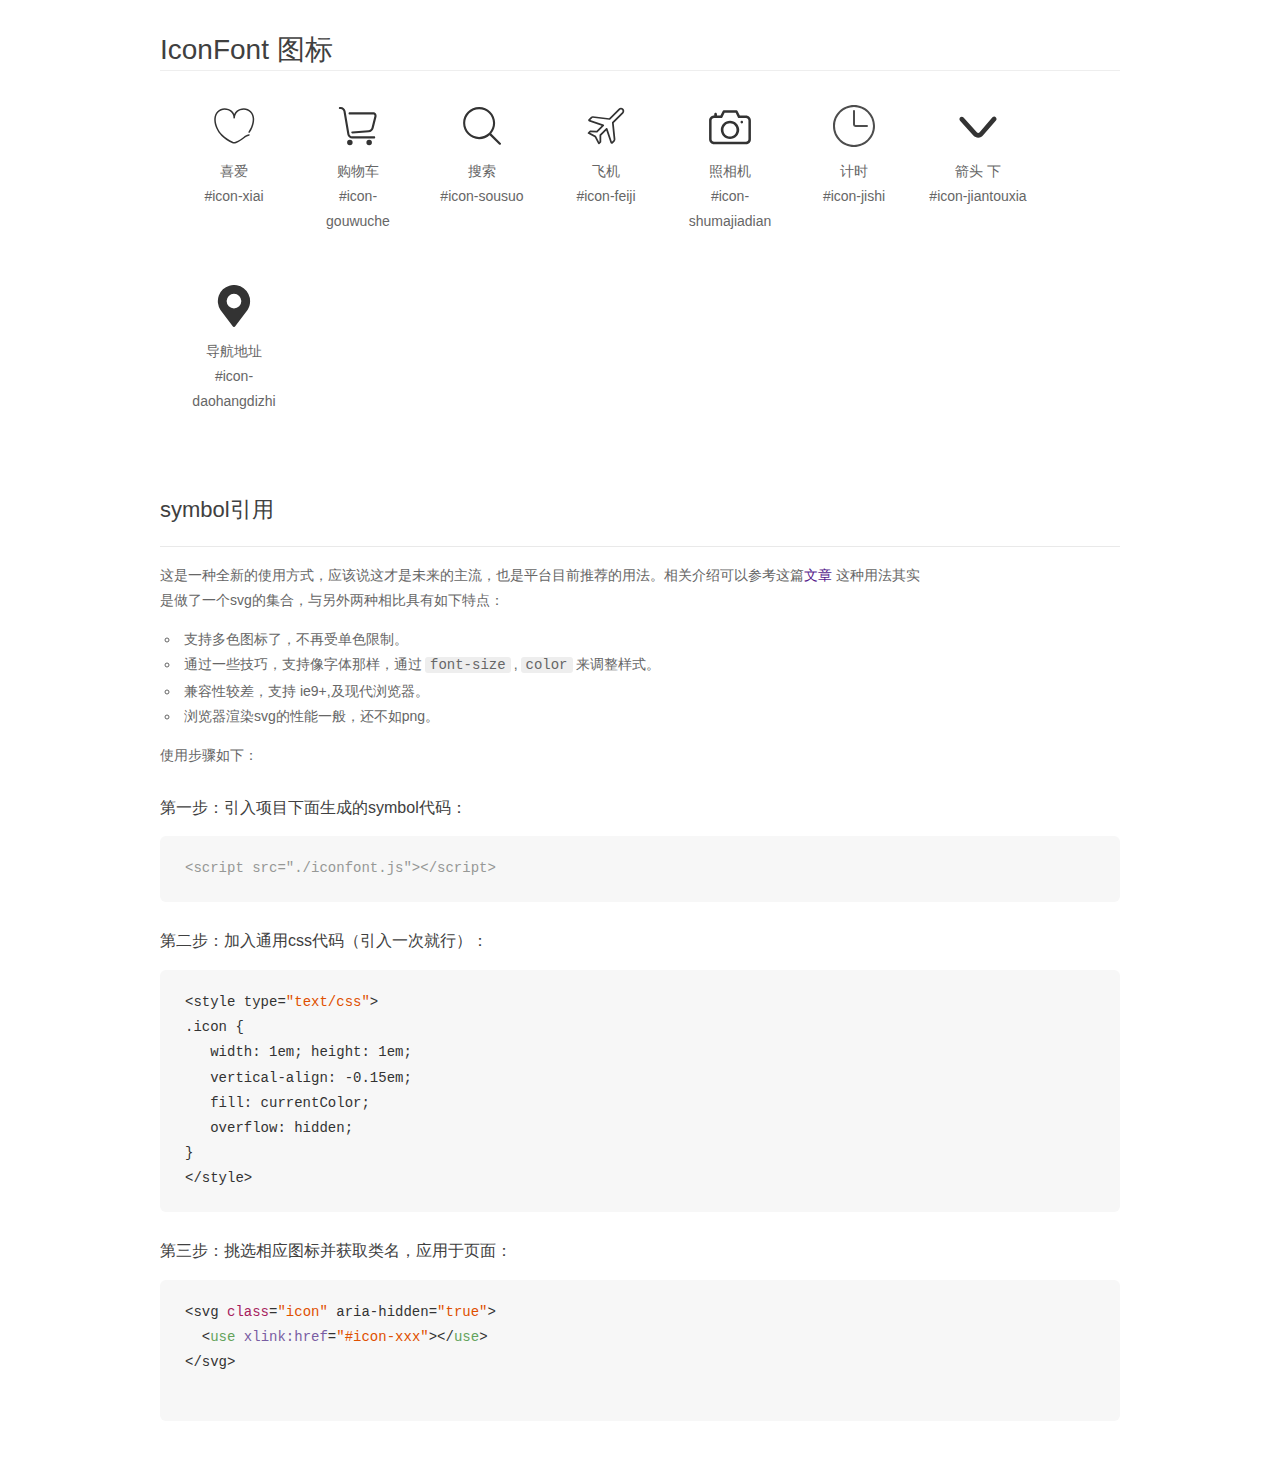
<file: iconfont/demo_symbol.html>
<!DOCTYPE html>
<html>
<head>
    <meta charset="utf-8"/>
    <title>IconFont</title>
    <link rel="stylesheet" href="demo.css">
    <script src="iconfont.js"></script>

    <style type="text/css">
        .icon {
          /* 通过设置 font-size 来改变图标大小 */
          width: 1em; height: 1em;
          /* 图标和文字相邻时，垂直对齐 */
          vertical-align: -0.15em;
          /* 通过设置 color 来改变 SVG 的颜色/fill */
          fill: currentColor;
          /* path 和 stroke 溢出 viewBox 部分在 IE 下会显示
             normalize.css 中也包含这行 */
          overflow: hidden;
        }

    </style>
</head>
<body>
    <div class="main markdown">
        <h1>IconFont 图标</h1>
        <ul class="icon_lists clear">
            
                <li>
                    <svg class="icon" aria-hidden="true">
                        <use xlink:href="#icon-xiai"></use>
                    </svg>
                    <div class="name">喜爱</div>
                    <div class="fontclass">#icon-xiai</div>
                </li>
            
                <li>
                    <svg class="icon" aria-hidden="true">
                        <use xlink:href="#icon-gouwuche"></use>
                    </svg>
                    <div class="name">购物车</div>
                    <div class="fontclass">#icon-gouwuche</div>
                </li>
            
                <li>
                    <svg class="icon" aria-hidden="true">
                        <use xlink:href="#icon-sousuo"></use>
                    </svg>
                    <div class="name">搜索</div>
                    <div class="fontclass">#icon-sousuo</div>
                </li>
            
                <li>
                    <svg class="icon" aria-hidden="true">
                        <use xlink:href="#icon-feiji"></use>
                    </svg>
                    <div class="name">飞机</div>
                    <div class="fontclass">#icon-feiji</div>
                </li>
            
                <li>
                    <svg class="icon" aria-hidden="true">
                        <use xlink:href="#icon-shumajiadian"></use>
                    </svg>
                    <div class="name">照相机</div>
                    <div class="fontclass">#icon-shumajiadian</div>
                </li>
            
                <li>
                    <svg class="icon" aria-hidden="true">
                        <use xlink:href="#icon-jishi"></use>
                    </svg>
                    <div class="name">计时</div>
                    <div class="fontclass">#icon-jishi</div>
                </li>
            
                <li>
                    <svg class="icon" aria-hidden="true">
                        <use xlink:href="#icon-jiantouxia"></use>
                    </svg>
                    <div class="name">箭头 下</div>
                    <div class="fontclass">#icon-jiantouxia</div>
                </li>
            
                <li>
                    <svg class="icon" aria-hidden="true">
                        <use xlink:href="#icon-daohangdizhi"></use>
                    </svg>
                    <div class="name">导航地址</div>
                    <div class="fontclass">#icon-daohangdizhi</div>
                </li>
            
        </ul>


        <h2 id="symbol-">symbol引用</h2>
        <hr>

        <p>这是一种全新的使用方式，应该说这才是未来的主流，也是平台目前推荐的用法。相关介绍可以参考这篇<a href="">文章</a>
        这种用法其实是做了一个svg的集合，与另外两种相比具有如下特点：</p>
        <ul>
          <li>支持多色图标了，不再受单色限制。</li>
          <li>通过一些技巧，支持像字体那样，通过<code>font-size</code>,<code>color</code>来调整样式。</li>
          <li>兼容性较差，支持 ie9+,及现代浏览器。</li>
          <li>浏览器渲染svg的性能一般，还不如png。</li>
        </ul>
        <p>使用步骤如下：</p>
        <h3 id="-symbol-">第一步：引入项目下面生成的symbol代码：</h3>
        <pre><code class="lang-js hljs javascript"><span class="hljs-comment">&lt;script src="./iconfont.js"&gt;&lt;/script&gt;</span></code></pre>
        <h3 id="-css-">第二步：加入通用css代码（引入一次就行）：</h3>
        <pre><code class="lang-js hljs javascript">&lt;style type=<span class="hljs-string">"text/css"</span>&gt;
.icon {
   width: <span class="hljs-number">1</span>em; height: <span class="hljs-number">1</span>em;
   vertical-align: <span class="hljs-number">-0.15</span>em;
   fill: currentColor;
   overflow: hidden;
}
&lt;<span class="hljs-regexp">/style&gt;</span></code></pre>
        <h3 id="-">第三步：挑选相应图标并获取类名，应用于页面：</h3>
        <pre><code class="lang-js hljs javascript">&lt;svg <span class="hljs-class"><span class="hljs-keyword">class</span></span>=<span class="hljs-string">"icon"</span> aria-hidden=<span class="hljs-string">"true"</span>&gt;<span class="xml"><span class="hljs-tag">
  &lt;<span class="hljs-name">use</span> <span class="hljs-attr">xlink:href</span>=<span class="hljs-string">"#icon-xxx"</span>&gt;</span><span class="hljs-tag">&lt;/<span class="hljs-name">use</span>&gt;</span>
</span>&lt;<span class="hljs-regexp">/svg&gt;
        </span></code></pre>
    </div>
</body>
</html>
</file>
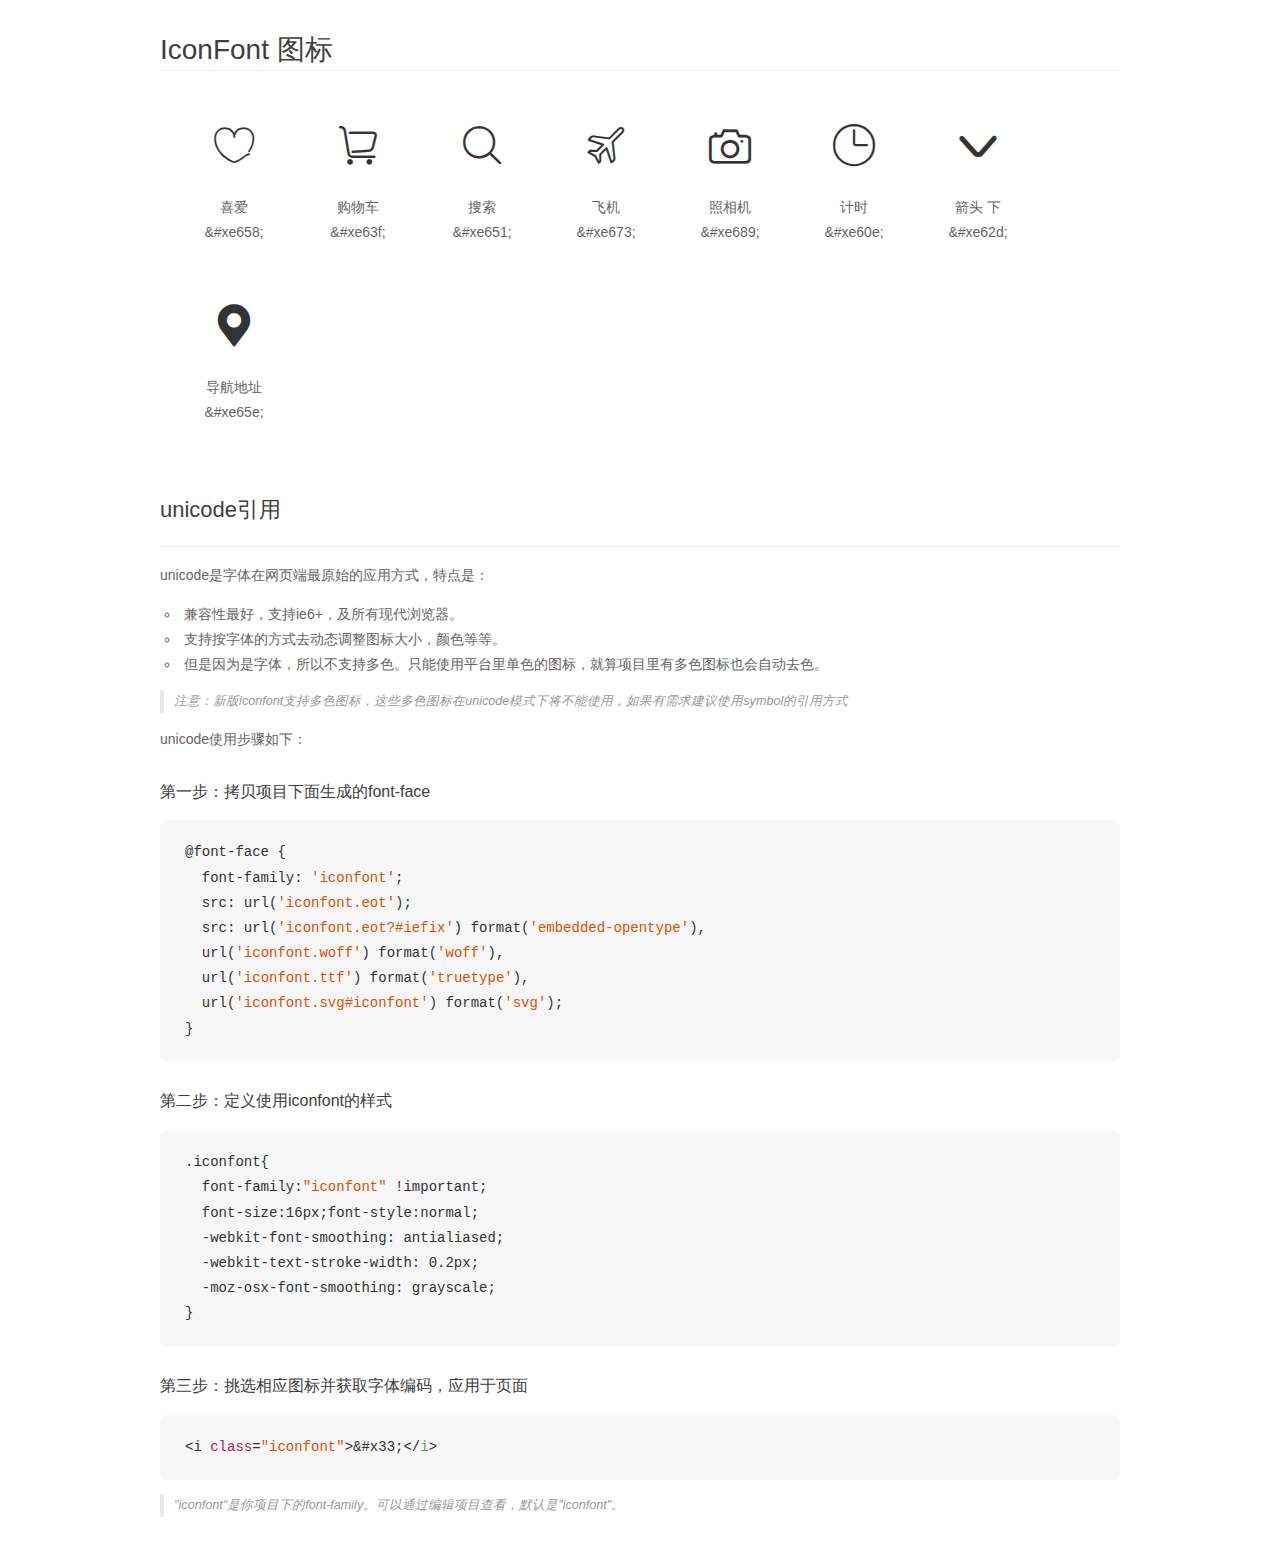
<file: iconfont/demo_unicode.html>
<!DOCTYPE html>
<html>
<head>
    <meta charset="utf-8"/>
    <title>IconFont</title>
    <link rel="stylesheet" href="demo.css">

    <style type="text/css">

        @font-face {font-family: "iconfont";
          src: url('iconfont.eot'); /* IE9*/
          src: url('iconfont.eot#iefix') format('embedded-opentype'), /* IE6-IE8 */
          url('iconfont.woff') format('woff'), /* chrome, firefox */
          url('iconfont.ttf') format('truetype'), /* chrome, firefox, opera, Safari, Android, iOS 4.2+*/
          url('iconfont.svg#iconfont') format('svg'); /* iOS 4.1- */
        }

        .iconfont {
          font-family:"iconfont" !important;
          font-size:16px;
          font-style:normal;
          -webkit-font-smoothing: antialiased;
          -webkit-text-stroke-width: 0.2px;
          -moz-osx-font-smoothing: grayscale;
        }

    </style>
</head>
<body>
    <div class="main markdown">
        <h1>IconFont 图标</h1>
        <ul class="icon_lists clear">
            
                <li>
                <i class="icon iconfont">&#xe658;</i>
                    <div class="name">喜爱</div>
                    <div class="code">&amp;#xe658;</div>
                </li>
            
                <li>
                <i class="icon iconfont">&#xe63f;</i>
                    <div class="name">购物车</div>
                    <div class="code">&amp;#xe63f;</div>
                </li>
            
                <li>
                <i class="icon iconfont">&#xe651;</i>
                    <div class="name">搜索</div>
                    <div class="code">&amp;#xe651;</div>
                </li>
            
                <li>
                <i class="icon iconfont">&#xe673;</i>
                    <div class="name">飞机</div>
                    <div class="code">&amp;#xe673;</div>
                </li>
            
                <li>
                <i class="icon iconfont">&#xe689;</i>
                    <div class="name">照相机</div>
                    <div class="code">&amp;#xe689;</div>
                </li>
            
                <li>
                <i class="icon iconfont">&#xe60e;</i>
                    <div class="name">计时</div>
                    <div class="code">&amp;#xe60e;</div>
                </li>
            
                <li>
                <i class="icon iconfont">&#xe62d;</i>
                    <div class="name">箭头 下</div>
                    <div class="code">&amp;#xe62d;</div>
                </li>
            
                <li>
                <i class="icon iconfont">&#xe65e;</i>
                    <div class="name">导航地址</div>
                    <div class="code">&amp;#xe65e;</div>
                </li>
            
        </ul>
        <h2 id="unicode-">unicode引用</h2>
        <hr>

        <p>unicode是字体在网页端最原始的应用方式，特点是：</p>
        <ul>
        <li>兼容性最好，支持ie6+，及所有现代浏览器。</li>
        <li>支持按字体的方式去动态调整图标大小，颜色等等。</li>
        <li>但是因为是字体，所以不支持多色。只能使用平台里单色的图标，就算项目里有多色图标也会自动去色。</li>
        </ul>
        <blockquote>
        <p>注意：新版iconfont支持多色图标，这些多色图标在unicode模式下将不能使用，如果有需求建议使用symbol的引用方式</p>
        </blockquote>
        <p>unicode使用步骤如下：</p>
        <h3 id="-font-face">第一步：拷贝项目下面生成的font-face</h3>
        <pre><code class="lang-js hljs javascript">@font-face {
  font-family: <span class="hljs-string">'iconfont'</span>;
  src: url(<span class="hljs-string">'iconfont.eot'</span>);
  src: url(<span class="hljs-string">'iconfont.eot?#iefix'</span>) format(<span class="hljs-string">'embedded-opentype'</span>),
  url(<span class="hljs-string">'iconfont.woff'</span>) format(<span class="hljs-string">'woff'</span>),
  url(<span class="hljs-string">'iconfont.ttf'</span>) format(<span class="hljs-string">'truetype'</span>),
  url(<span class="hljs-string">'iconfont.svg#iconfont'</span>) format(<span class="hljs-string">'svg'</span>);
}
</code></pre>
        <h3 id="-iconfont-">第二步：定义使用iconfont的样式</h3>
        <pre><code class="lang-js hljs javascript">.iconfont{
  font-family:<span class="hljs-string">"iconfont"</span> !important;
  font-size:<span class="hljs-number">16</span>px;font-style:normal;
  -webkit-font-smoothing: antialiased;
  -webkit-text-stroke-width: <span class="hljs-number">0.2</span>px;
  -moz-osx-font-smoothing: grayscale;
}
</code></pre>
        <h3 id="-">第三步：挑选相应图标并获取字体编码，应用于页面</h3>
        <pre><code class="lang-js hljs javascript">&lt;i <span class="hljs-class"><span class="hljs-keyword">class</span></span>=<span class="hljs-string">"iconfont"</span>&gt;&amp;#x33;<span class="xml"><span class="hljs-tag">&lt;/<span class="hljs-name">i</span>&gt;</span></span></code></pre>

        <blockquote>
        <p>"iconfont"是你项目下的font-family。可以通过编辑项目查看，默认是"iconfont"。</p>
        </blockquote>
    </div>


</body>
</html>
</file>
<file: iconfont/iconfont.css>
@font-face {font-family: "iconfont";
  src: url('iconfont.eot?t=1534407964758'); /* IE9*/
  src: url('iconfont.eot?t=1534407964758#iefix') format('embedded-opentype'), /* IE6-IE8 */
  url('[data-uri]') format('woff'),
  url('iconfont.ttf?t=1534407964758') format('truetype'), /* chrome, firefox, opera, Safari, Android, iOS 4.2+*/
  url('iconfont.svg?t=1534407964758#iconfont') format('svg'); /* iOS 4.1- */
}

.iconfont {
  font-family:"iconfont" !important;
  font-size:16px;
  font-style:normal;
  -webkit-font-smoothing: antialiased;
  -moz-osx-font-smoothing: grayscale;
}

.icon-xiai:before { content: "\e658"; }

.icon-gouwuche:before { content: "\e63f"; }

.icon-sousuo:before { content: "\e651"; }

.icon-feiji:before { content: "\e673"; }

.icon-shumajiadian:before { content: "\e689"; }

.icon-jishi:before { content: "\e60e"; }

.icon-jiantouxia:before { content: "\e62d"; }

.icon-daohangdizhi:before { content: "\e65e"; }
</file>
<file: css/base.css>
body,p,h1,h2,h3,h4,h5,h6,ul,ol,dl,dt{
    margin: 0;
    padding: 0;
    list-style: none;
    color: #666;
    font-size: 14px;
}
.w {
    margin: 0 auto;
    width: 1190px;
}
a {
    text-decoration: none;
    color: #666;
}
a:hover{
    color: #c81623;
}
html,body{
    background-color: #f0f3ef;
}
.clearfix::after{
    content: "";
    display: block;
    clear: both;
    height: 0;
    line-height: 0;
    visibility: hidden;
}
.clearfix{
    clear: both;
}
input,img,option{
    border: none;
    outline-style: none;
}
.left{
    float: left;
}
.right{
    float: right;
}
dt{
    margin: 10px 0;
    font-size: 15px;
    color: #666;
    font-weight: 700;
}
dd{
    margin-top: 3px;
    font-size: 13px;
    margin-left: 0;
    color: #666;
}
.line{
    width: 1px;
    height: 13px;
    background-color: #ccc;
    margin: -2px 10px;
    display: inline-block;
}
</file>
<file: css/index.css>
/*头部开始*/
/*头部广告*/
.top_banner {
    height: 80px;
    background-color: #f3265a;
}

.w {
    position: relative;
}

.top_banner:target {
    display: none;
}

.top_banner span {
    width: 20px;
    height: 20px;
    line-height: 20px;
    text-align: center;
    color: white;
    background-color: rgba(255, 255, 255, .3);
    position: absolute;
    right: 0;
    top: 10px;
    cursor: pointer;
}

/*头部导航栏*/
.top_nav {
    height: 30px;
    background-color: #e1e2e3;
    border-bottom: 1px solid #dddddd;
}

.icon-daohangdizhi {
    color: #f10215;
    margin-left: 200px;
    line-height: 30px;
}

.top_nav li {
    float: left;
    font-size: 13px;
    height: 30px;
    line-height: 30px;
}

.icon-jiantouxia {
    color: #666;
}

/*主体部分*/
.main {
    width: 100%;
}

/*主体头部*/
/*主体logo*/
.main_logo {
    width: 190px;
    height: 170px;
    background: url("./../img/sprite.head.png") left top;
    box-shadow: 0 2px 7px #ccc;
    margin-top: -30px;
}

/*主体搜索框*/
.main_search {
    margin-left: 130px;
    margin-top: 25px;
}

.main_search .search1 {
    width: 390px;
    height: 33px;
    padding-left: 10px;
    line-height: 35px;
    float: left;
}

.main_search .icon-shumajiadian {
    width: 50px;
    height: 35px;
    background-color: white;
    display: block;
    text-align: center;
    line-height: 35px;
    float: left;
}

.main_search .icon-sousuo {
    width: 50px;
    height: 35px;
    background-color: #f10215;
    line-height: 35px;
    text-align: center;
    display: block;
    float: left;
    color: white;
}

/*主体购物车*/
.car {
    width: 188px;
    height: 33px;
    background-color: white;
    text-align: center;
    line-height: 33px;
    position: relative;
    margin-top: 25px;
    margin-right: 100px;
}

.icon-gouwuche {
    color: red;
    cursor: pointer;
}

.car span {
    width: 15px;
    height: 15px;
    background-color: red;
    text-align: center;
    line-height: 15px;
    color: white;
    border-radius: 7px;
    position: absolute;
    top: 6px;
    right: 30px;
    cursor: pointer;
}

/*主体下搜索框*/
.main_search_bottom {
    width: 700px;
    margin-left: 130px;
}

.main_search_bottom li {
    float: left;
    margin-right: 10px;
}

.main_search_bottom li a {
    font-size: 13px;
}

/*主体导航*/
.main_nav {
    width: 760px;
    height: 20px;
    margin-left: 40px;
    margin-top: 34px;
}

.main_nav li {
    float: left;
    margin-right: 30px;
}

.main_nav li a {
    color: black;
    font-size: 14px;
}

.main_nav li:last-child {
    margin: 0;
}

.line_nav {
    margin: -2px 0 -2px 15px;
}

.main_nav li:nth-child(4),
.main_nav li:nth-child(8) {
    margin-right: 15px;
}

/*鲜花一元秒*/
.main_flower {
    width: 190px;
    height: 40px;
    margin-top: 15px;
}

/*主体背景图片*/
.main_bg {
    width: 100%;
    height: 470px;
    background: url(./../img/5b7387f9N40212511.png) no-repeat center top;
    position: absolute;
    z-index: 0;
    margin-top: 10px;
}

/*主体列表*/
.main_list {
    width: 190px;
    height: 480px;
    background-color: white;
    border-top: 1px solid #ccc;
}

.main_list li {
    height: 25px;
    width: 190px;
    margin-left: 10px;
    box-sizing: border-box;
}

.main_list li:first-child {
    margin-top: 30px;
}

.main_list li a {
    font-size: 13px;
}

.main_list span {
    color: #666;
    font-weight: 400;
}

/* 隐藏部分 */
.none {
    left: 1000px;
    height: 480px;
    background-color: white;
    float: left;
    display: none;
}

.none li {
    width: 990px;
    margin-left: 10px;
}

.none_all a {
    display: inline-block;
    height: 30px;
    line-height: 35px;
}

.none_one a {
    display: inline-block;
    padding: 0 10px;
    background-color: #2f3430;
    color: white;
    height: 20px;
    line-height: 20px;
    margin-top: 10px;
}

.none_one a:first-child {
    margin-top: 5px;
}

.main_r {
    display: block;
}

/*主题广告*/
.main_banner {
    width: 590px;
    height: 470px;
    margin-left: 10px;
    margin-right: 10px;
    margin-top: 10px;
}

/*主体图片列表*/
.main_plist {
    width: 190px;
    height: 470px;
    margin-right: 10px;
    margin-top: 10px;
}

.main_plist li {
    margin-bottom: 6px;
}

/*右侧部分*/
.main_right {
    width: 190px;
    height: 470px;
    background-color: white;
    margin-top: 10px;
}

/*上面头像注册部分*/
.right_login {
    width: 160px;
    height: 280px;
    position: relative;
    border-bottom: 1px solid #ccc;
    margin: 0 auto;
}

.login_top {
    height: 55px;
}

/*头像*/
.login_top img {
    width: 54px;
    height: 54px;
    border-radius: 50%;
    border: 5px solid #e3e1df;
    box-shadow: 0 0 50px #e3e1df;
    position: absolute;
    top: -10px;
    left: 50%;
    margin-left: -32px;
    z-index: 1;
}

.welcome {
    margin-top: 5px;
    font-size: 13px;
    text-align: center;
    color: #666;
}

/*按钮*/
.right_button {
    height: 25px;
    width: 100%;
    padding-top: 10px;
}

.btn_l input {
    width: 70px;
    height: 25px;
    background-color: #ffffff;
    border-radius: 10px;
    color: #e85c3b;
    box-shadow: 0 0 50px #e3e1df;
}

.btn_r input {
    background-color: #363634;
    color: #bdd77e;
    margin-top: -13px;
}

/*标题*/
.p_title {
    height: 20px;
    width: 100%;
    margin-top: 10px;
}

.p_title p {
    font-size: 13px;
    color: #666;
    margin-left: 0;
}

/*列表*/
.right_list {
    width: 100%;
    height: 110px;
    margin-top: 10px;
}

.right_list li {
    height: 25px;
    width: 160px;
    line-height: 25px;
}

.right_list li a {
    font-size: 13px;
    color: #666;
}

/*图片链接*/
.right_link {
    width: 100%;
    height: 175px;
    margin-top: 20px;
}

.right_link li {
    width: 40px;
    height: 58px;
    float: left;
}

.right_link li a {
    font-size: 13px;
    width: 40px;
    height: 58px;
    display: block;
    position: relative;
}

.icon-feiji {
    color: red;
    display: block;
    position: absolute;
    left: 50%;
    margin-left: -10px;
    top: 15px;
}

.right_link li a span {
    margin-top: 35px;
    display: block;
    position: absolute;
    left: 15%;
}

/*京东秒杀*/
.deals {
    width: 100%;
    height: 275px;
    background-color: white;
    margin-top: 30px;
}

/*秒杀*/
.flash {
    width: 190px;
    height: 225px;
    background-color: #e83632;
    text-align: center;
    padding-top: 50px;
    position: relative;
}

.flash span {
    display: block;

}

.flash span:first-child {
    font-size: 25px;
    color: white;
    margin-bottom: 5px;
}

.shandian {
    width: 20px;
    height: 30px;
    display: block;
    background: url("./../img/sprite.seckill.png") no-repeat -35px -25px;
    position: absolute;
    left: 50%;
    margin-left: -10px;
    top: 45%;
}

.seals_box {
    width: 40px;
    height: 40px;
    background-color: #2f3430;
    text-align: center;
    line-height: 40px;
    margin-top: 20px;
    margin-right: 10px;
    float: left;
}

/*秒杀一*/
.deals_one {
    width: 200px;
    height: 100%;
    border-right: 1px solid #ccc;
}

/*秒杀五*/
.deals_five {
    width: 196px;
    height: 100%;
}

.deals_five img {
    margin-left: 8px;
    margin-top: 8px;
}

/*主体广告图片*/
.banner {
    width: 100%;
    height: 305px;
    margin-top: 20px;
}

.banner_box {
    width: 230px;
    height: 100%;
    margin-right: 10px;
}

.banner_box:last-child {
    margin-right: 0;
}

/* 电梯 */
.dt h1 {
    text-align: center;
    font-size: 30px;
    line-height: 85px;
}

.dt ul li {
    margin-right: 67px;
    width: 352px;
    height: 405px;
}

.dt ul li:nth-child(3),
.dt ul li:last-child {
    margin-right: 0px;
}

.dt ul li:nth-child(4),
.dt ul li:nth-child(5),
.dt ul li:nth-child(6) {
    margin-top: 27px;
}

.dt_nav {
    margin-bottom: 50px;
}

/*多快好省*/
.save {
    width: 100%;
    height: 110px;
    overflow: hidden;
    margin-top: 30px;
}

.save span {
    font-weight: 700;
}

.more {
    width: 209px;
    height: 50px;
    margin-top: 30px;
    margin-right: 92px;
}

.more:first-child {
    margin-left: 35px;
}

.more:last-child {
    margin-right: 35px;
}

.more i {
    width: 36px;
    height: 42px;
    display: inline-block;
    vertical-align: middle;
}

.more .m {
    background: url("./../img/sprite.footer.png") no-repeat left -192px;
}

.more .k {
    background: url("./../img/sprite.footer.png") no-repeat -41px -192px;
}

.more .h {
    background: url("./../img/sprite.footer.png")no-repeat -82px -192px;
}

.more .s {
    background: url("./../img/sprite.footer.png") no-repeat -123px -192px;
}



/*底部开始*/
.footer {
    width: 100%;
    height: 466px;
    border-top: 1px solid #dedede;
}

/*上边列表*/
.footer_top {
    width: 100%;
    height: 200px;
    border-bottom: 1px solid #ccc;
}

.footer_top dl {
    float: left;
    margin-right: 130px;
    margin-top: 10px;
}

.footer_top dl:last-child {
    width: 194px;
    height: 145px;
    margin-right: 0;
    background: url("./../img/sprite.footer.png") no-repeat -1px top;
}

/*下边内容*/
.footer_bottom {
    height: 266px;
    text-align: center;
}

.bot_top ul {
    height: 21px;
    width: 1105px;
    margin: 20px auto;
}

.bot_top li {
    float: left;
}

.footer li a {
    font-size: 13px;
}

.footer_bottom p a {
    font-size: 13px;
    color: #ccc;
}

.bot_bot {
    width: 100%;
    height: 21px;
}

.bot_bot ul {
    width: 620px;
    height: 21px;
    margin: auto;
}

.bot_bot li {
    float: left;
}

.bot_bot li a {
    color: #ccc;
}

.bot_bot li i {
    width: 20px;
    height: 10px;
    display: inline-block;
}

.G {
    background: url("./../img/sprite.footer.png") no-repeat -128px -156px;
}

.C {
    background: url("./../img/sprite.footer.png") no-repeat -148px -156px;
}

.S {
    background: url("./../img/sprite.footer.png") no-repeat -168px -156px;
}

.SS {
    background: url("./../img/sprite.footer.png") no-repeat -108px -173px;
}

.W {
    background: url("./../img/sprite.footer.png") no-repeat -108px -156px;
}

.footer_box {
    width: 100%;
    height: 30px;
    margin: 30px auto;
}

.footer_box i {
    width: 103px;
    height: 32px;
    display: inline-block;
}

.jubao {
    background: url("./../img/sprite.footer.png") no-repeat -205px top;
}

.chengxin {
    background: url("./../img/sprite.footer.png") no-repeat -205px -37px;
}

.police {
    background: url("./../img/sprite.footer.png") no-repeat -205px -74px;
}

.pingjia {
    background: url("./../img/sprite.footer.png") no-repeat -205px -111px;
}

.beian {
    background: url("./../img/sprite.footer.png") no-repeat -205px -148;
}

/* 小箭头 */
.arr {
    width: 25px;
    height: 30px;
}

.arr a {
    width: 20px;
    height: 40px;
    display: block;
    font-size: 40px;
    background-color: #ccc;
    line-height: 40px;
    position: relative;
    color: white;
}

.toLeft {
    left: 0;
    right: 50%;
}

/* 侧边栏 */
</file>
<file: iconfont/demo.css>
*{margin: 0;padding: 0;list-style: none;}
/*
KISSY CSS Reset
理念：1. reset 的目的不是清除浏览器的默认样式，这仅是部分工作。清除和重置是紧密不可分的。
2. reset 的目的不是让默认样式在所有浏览器下一致，而是减少默认样式有可能带来的问题。
3. reset 期望提供一套普适通用的基础样式。但没有银弹，推荐根据具体需求，裁剪和修改后再使用。
特色：1. 适应中文；2. 基于最新主流浏览器。
维护：玉伯<lifesinger@gmail.com>, 正淳<ragecarrier@gmail.com>
 */

/** 清除内外边距 **/
body, h1, h2, h3, h4, h5, h6, hr, p, blockquote, /* structural elements 结构元素 */
dl, dt, dd, ul, ol, li, /* list elements 列表元素 */
pre, /* text formatting elements 文本格式元素 */
form, fieldset, legend, button, input, textarea, /* form elements 表单元素 */
th, td /* table elements 表格元素 */ {
  margin: 0;
  padding: 0;
}

/** 设置默认字体 **/
body,
button, input, select, textarea /* for ie */ {
  font: 12px/1.5 tahoma, arial, \5b8b\4f53, sans-serif;
}
h1, h2, h3, h4, h5, h6 { font-size: 100%; }
address, cite, dfn, em, var { font-style: normal; } /* 将斜体扶正 */
code, kbd, pre, samp { font-family: courier new, courier, monospace; } /* 统一等宽字体 */
small { font-size: 12px; } /* 小于 12px 的中文很难阅读，让 small 正常化 */

/** 重置列表元素 **/
ul, ol { list-style: none; }

/** 重置文本格式元素 **/
a { text-decoration: none; }
a:hover { text-decoration: underline; }


/** 重置表单元素 **/
legend { color: #000; } /* for ie6 */
fieldset, img { border: 0; } /* img 搭车：让链接里的 img 无边框 */
button, input, select, textarea { font-size: 100%; } /* 使得表单元素在 ie 下能继承字体大小 */
/* 注：optgroup 无法扶正 */

/** 重置表格元素 **/
table { border-collapse: collapse; border-spacing: 0; }

/* 清除浮动 */
.ks-clear:after, .clear:after {
  content: '\20';
  display: block;
  height: 0;
  clear: both;
}
.ks-clear, .clear {
  *zoom: 1;
}

.main {
  padding: 30px 100px;
width: 960px;
margin: 0 auto;
}
.main h1{font-size:36px; color:#333; text-align:left;margin-bottom:30px; border-bottom: 1px solid #eee;}

.helps{margin-top:40px;}
.helps pre{
  padding:20px;
  margin:10px 0;
  border:solid 1px #e7e1cd;
  background-color: #fffdef;
  overflow: auto;
}

.icon_lists{
  width: 100% !important;

}

.icon_lists li{
  float:left;
  width: 100px;
  height:180px;
  text-align: center;
  list-style: none !important;
}
.icon_lists .icon{
  font-size: 42px;
  line-height: 100px;
  margin: 10px 0;
  color:#333;
  -webkit-transition: font-size 0.25s ease-out 0s;
  -moz-transition: font-size 0.25s ease-out 0s;
  transition: font-size 0.25s ease-out 0s;

}
.icon_lists .icon:hover{
  font-size: 100px;
}



.markdown {
  color: #666;
  font-size: 14px;
  line-height: 1.8;
}

.highlight {
  line-height: 1.5;
}

.markdown img {
  vertical-align: middle;
  max-width: 100%;
}

.markdown h1 {
  color: #404040;
  font-weight: 500;
  line-height: 40px;
  margin-bottom: 24px;
}

.markdown h2,
.markdown h3,
.markdown h4,
.markdown h5,
.markdown h6 {
  color: #404040;
  margin: 1.6em 0 0.6em 0;
  font-weight: 500;
  clear: both;
}

.markdown h1 {
  font-size: 28px;
}

.markdown h2 {
  font-size: 22px;
}

.markdown h3 {
  font-size: 16px;
}

.markdown h4 {
  font-size: 14px;
}

.markdown h5 {
  font-size: 12px;
}

.markdown h6 {
  font-size: 12px;
}

.markdown hr {
  height: 1px;
  border: 0;
  background: #e9e9e9;
  margin: 16px 0;
  clear: both;
}

.markdown p,
.markdown pre {
  margin: 1em 0;
}

.markdown > p,
.markdown > blockquote,
.markdown > .highlight,
.markdown > ol,
.markdown > ul {
  width: 80%;
}

.markdown ul > li {
  list-style: circle;
}

.markdown > ul li,
.markdown blockquote ul > li {
  margin-left: 20px;
  padding-left: 4px;
}

.markdown > ul li p,
.markdown > ol li p {
  margin: 0.6em 0;
}

.markdown ol > li {
  list-style: decimal;
}

.markdown > ol li,
.markdown blockquote ol > li {
  margin-left: 20px;
  padding-left: 4px;
}

.markdown code {
  margin: 0 3px;
  padding: 0 5px;
  background: #eee;
  border-radius: 3px;
}

.markdown pre {
  border-radius: 6px;
  background: #f7f7f7;
  padding: 20px;
}

.markdown pre code {
  border: none;
  background: #f7f7f7;
  margin: 0;
}

.markdown strong,
.markdown b {
  font-weight: 600;
}

.markdown > table {
  border-collapse: collapse;
  border-spacing: 0px;
  empty-cells: show;
  border: 1px solid #e9e9e9;
  width: 95%;
  margin-bottom: 24px;
}

.markdown > table th {
  white-space: nowrap;
  color: #333;
  font-weight: 600;

}

.markdown > table th,
.markdown > table td {
  border: 1px solid #e9e9e9;
  padding: 8px 16px;
  text-align: left;
}

.markdown > table th {
  background: #F7F7F7;
}

.markdown blockquote {
  font-size: 90%;
  color: #999;
  border-left: 4px solid #e9e9e9;
  padding-left: 0.8em;
  margin: 1em 0;
  font-style: italic;
}

.markdown blockquote p {
  margin: 0;
}

.markdown .anchor {
  opacity: 0;
  transition: opacity 0.3s ease;
  margin-left: 8px;
}

.markdown .waiting {
  color: #ccc;
}

.markdown h1:hover .anchor,
.markdown h2:hover .anchor,
.markdown h3:hover .anchor,
.markdown h4:hover .anchor,
.markdown h5:hover .anchor,
.markdown h6:hover .anchor {
  opacity: 1;
  display: inline-block;
}

.markdown > br,
.markdown > p > br {
  clear: both;
}


.hljs {
  display: block;
  background: white;
  padding: 0.5em;
  color: #333333;
  overflow-x: auto;
}

.hljs-comment,
.hljs-meta {
  color: #969896;
}

.hljs-string,
.hljs-variable,
.hljs-template-variable,
.hljs-strong,
.hljs-emphasis,
.hljs-quote {
  color: #df5000;
}

.hljs-keyword,
.hljs-selector-tag,
.hljs-type {
  color: #a71d5d;
}

.hljs-literal,
.hljs-symbol,
.hljs-bullet,
.hljs-attribute {
  color: #0086b3;
}

.hljs-section,
.hljs-name {
  color: #63a35c;
}

.hljs-tag {
  color: #333333;
}

.hljs-title,
.hljs-attr,
.hljs-selector-id,
.hljs-selector-class,
.hljs-selector-attr,
.hljs-selector-pseudo {
  color: #795da3;
}

.hljs-addition {
  color: #55a532;
  background-color: #eaffea;
}

.hljs-deletion {
  color: #bd2c00;
  background-color: #ffecec;
}

.hljs-link {
  text-decoration: underline;
}

pre{
  background: #fff;
}
</file>
